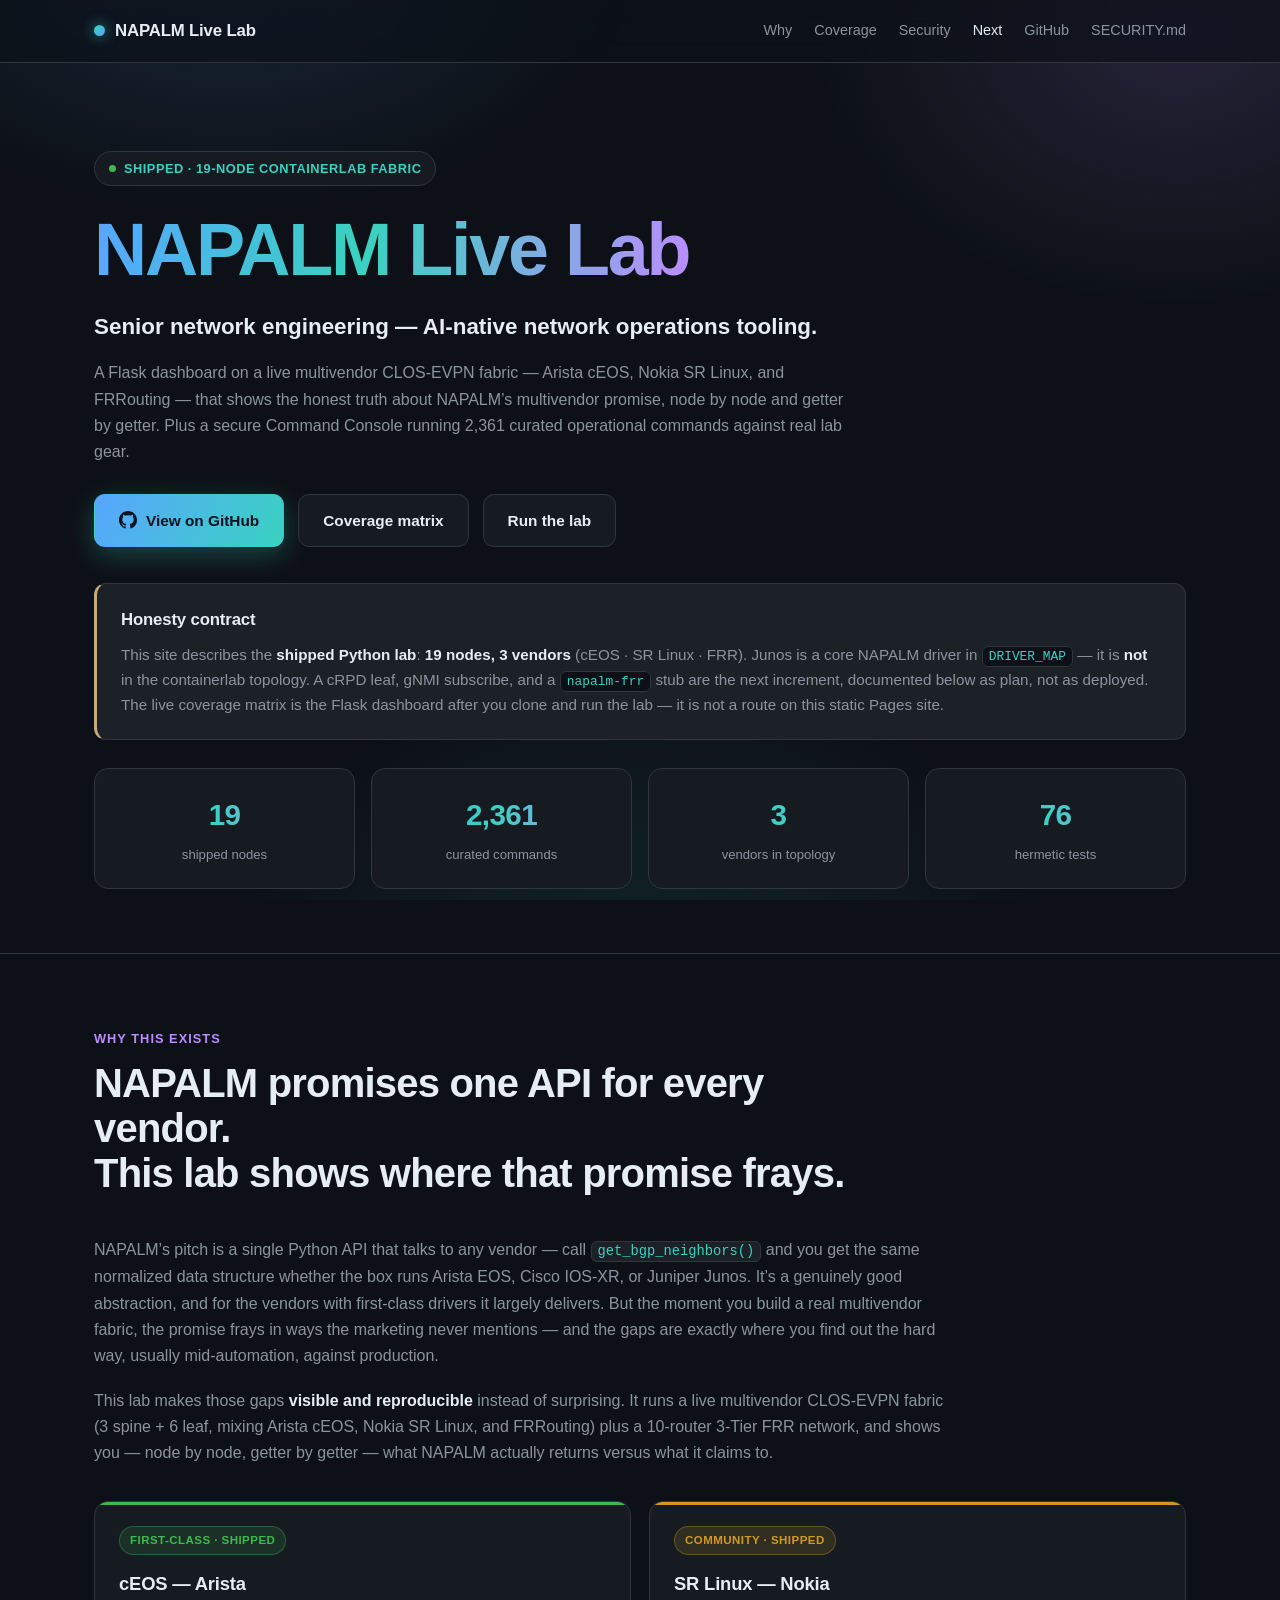
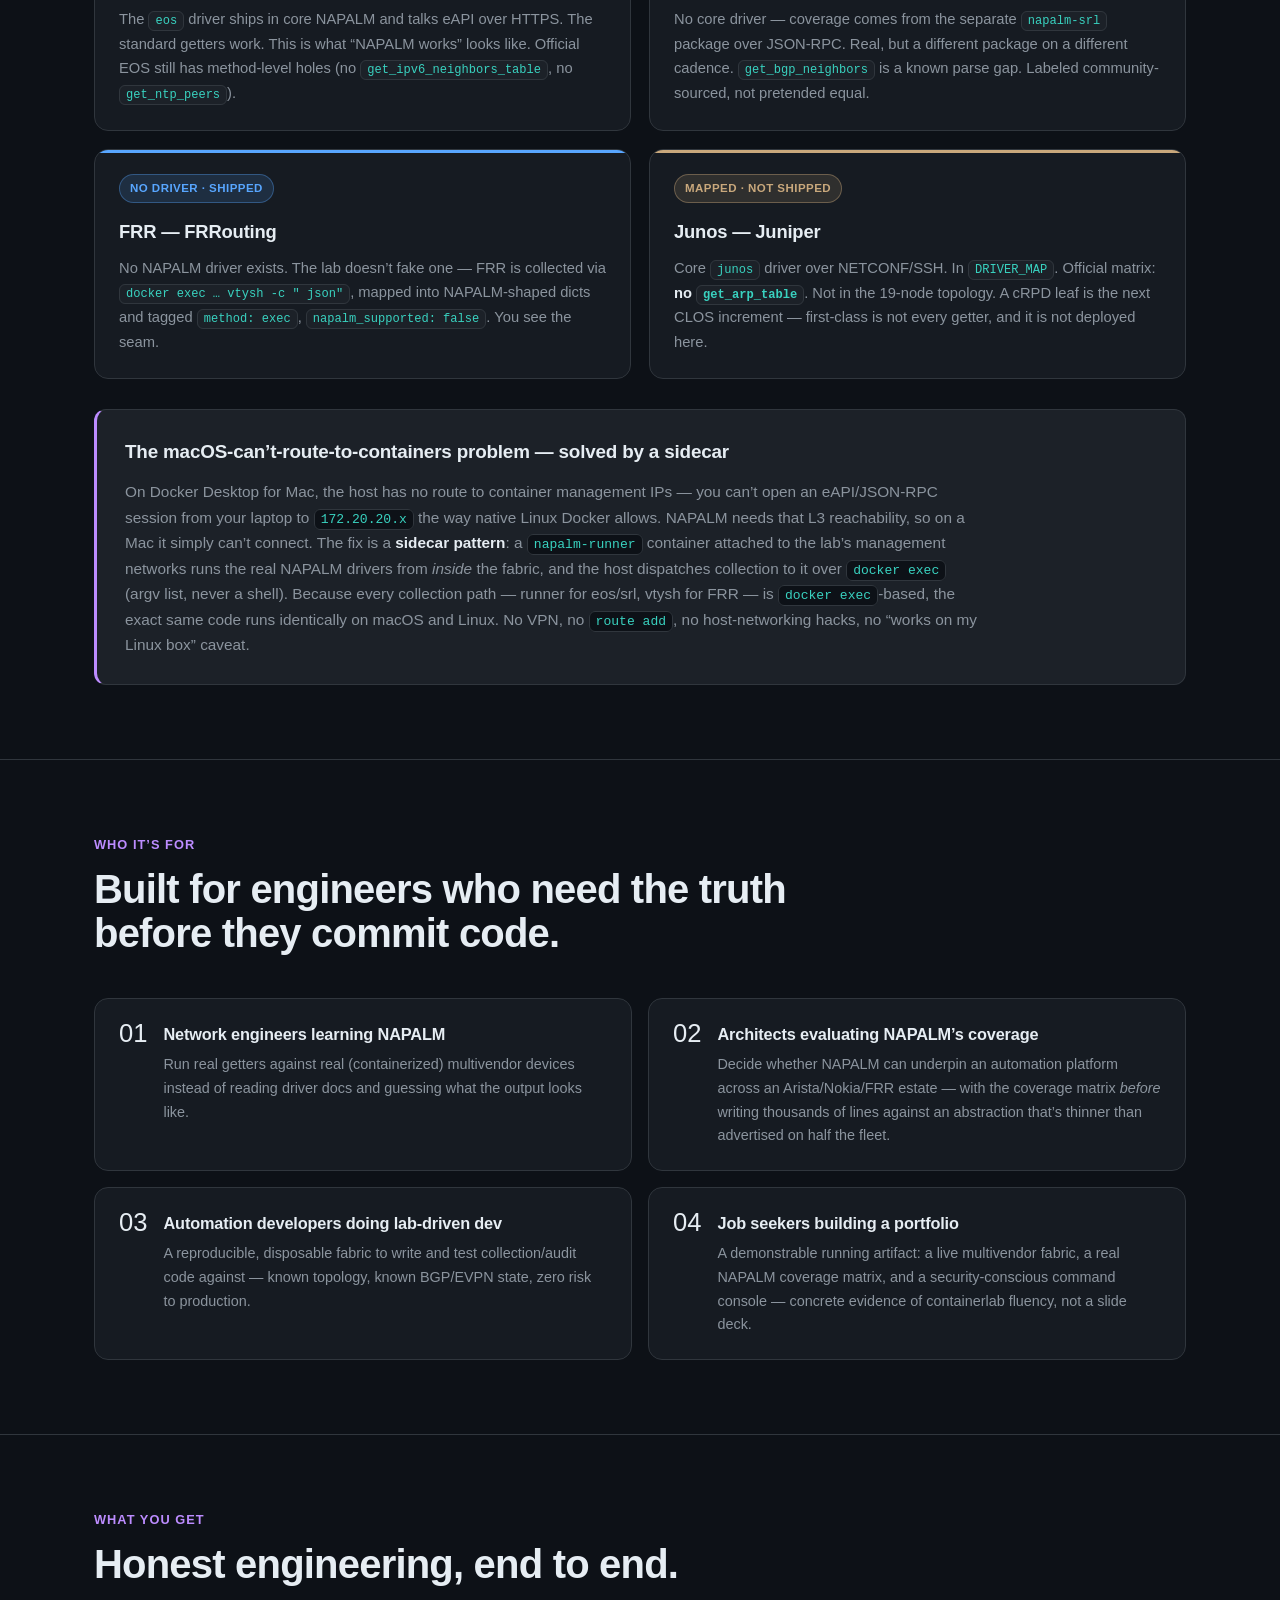
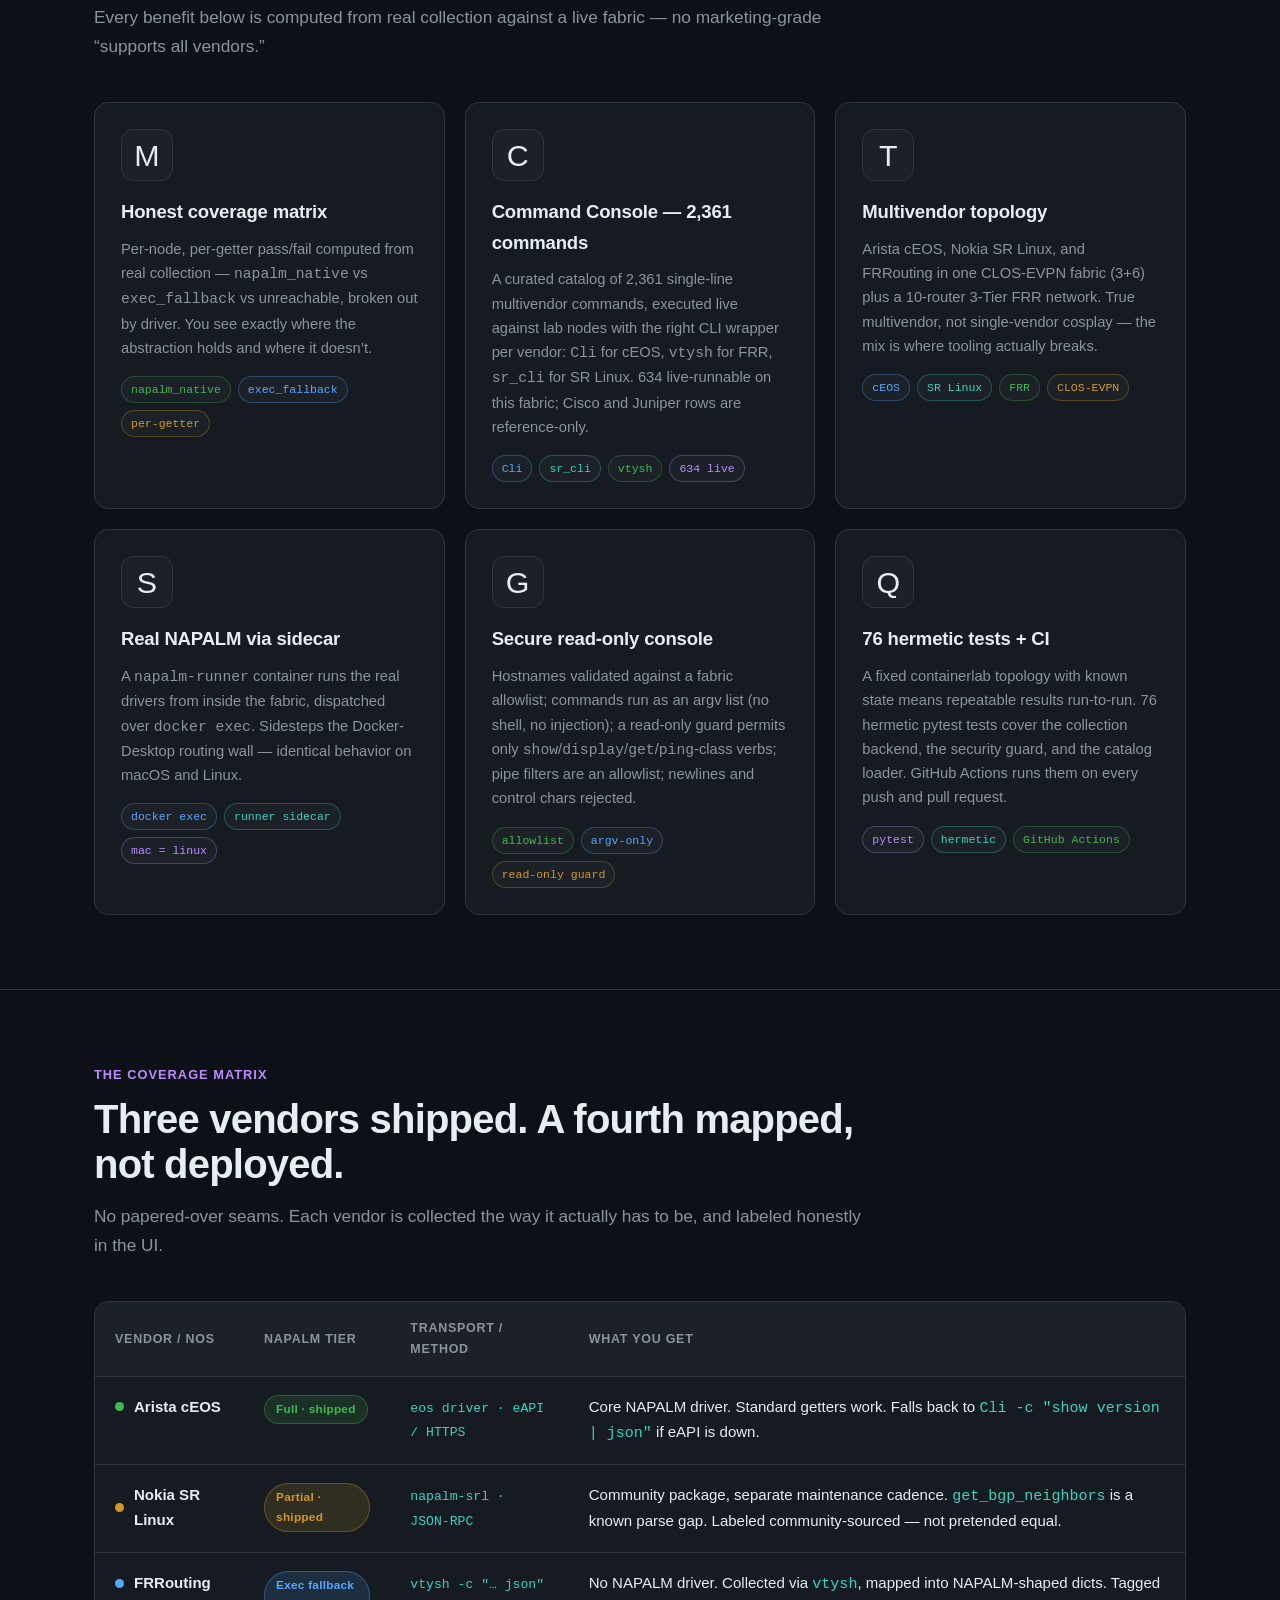
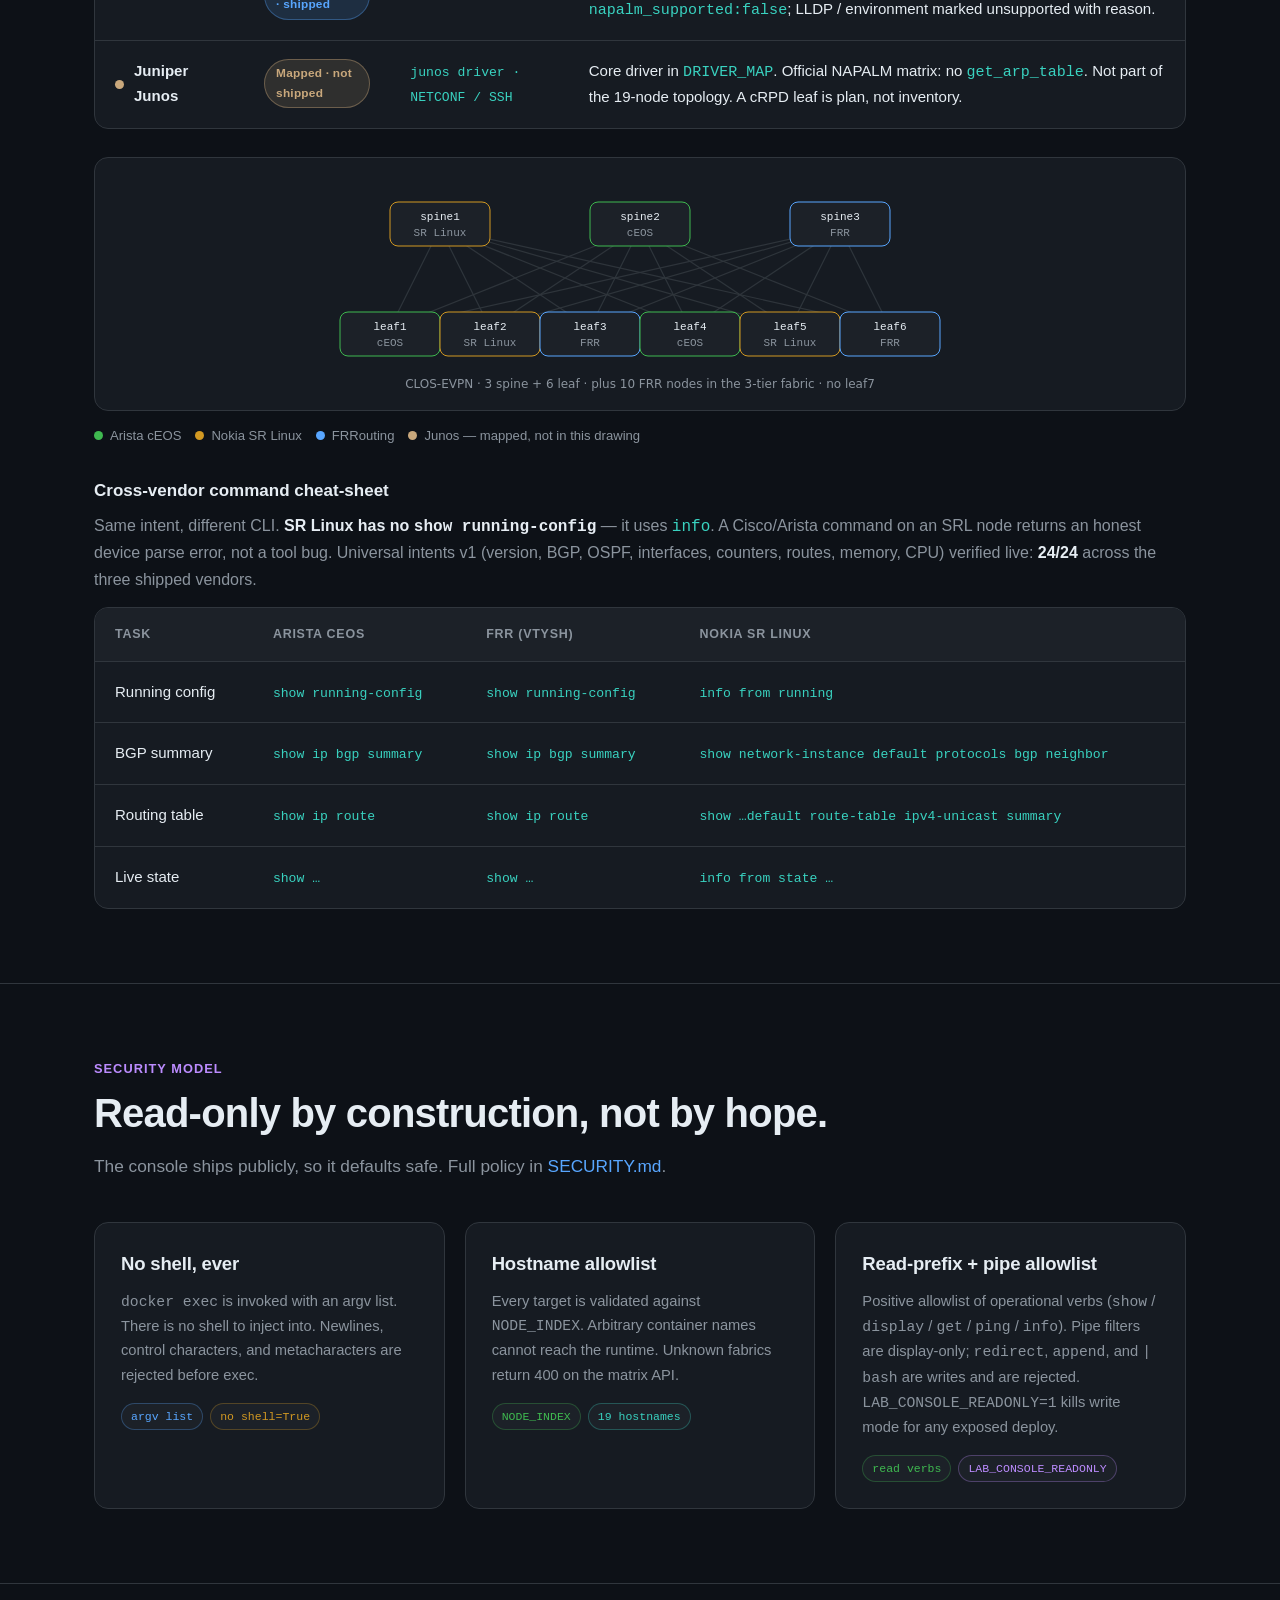
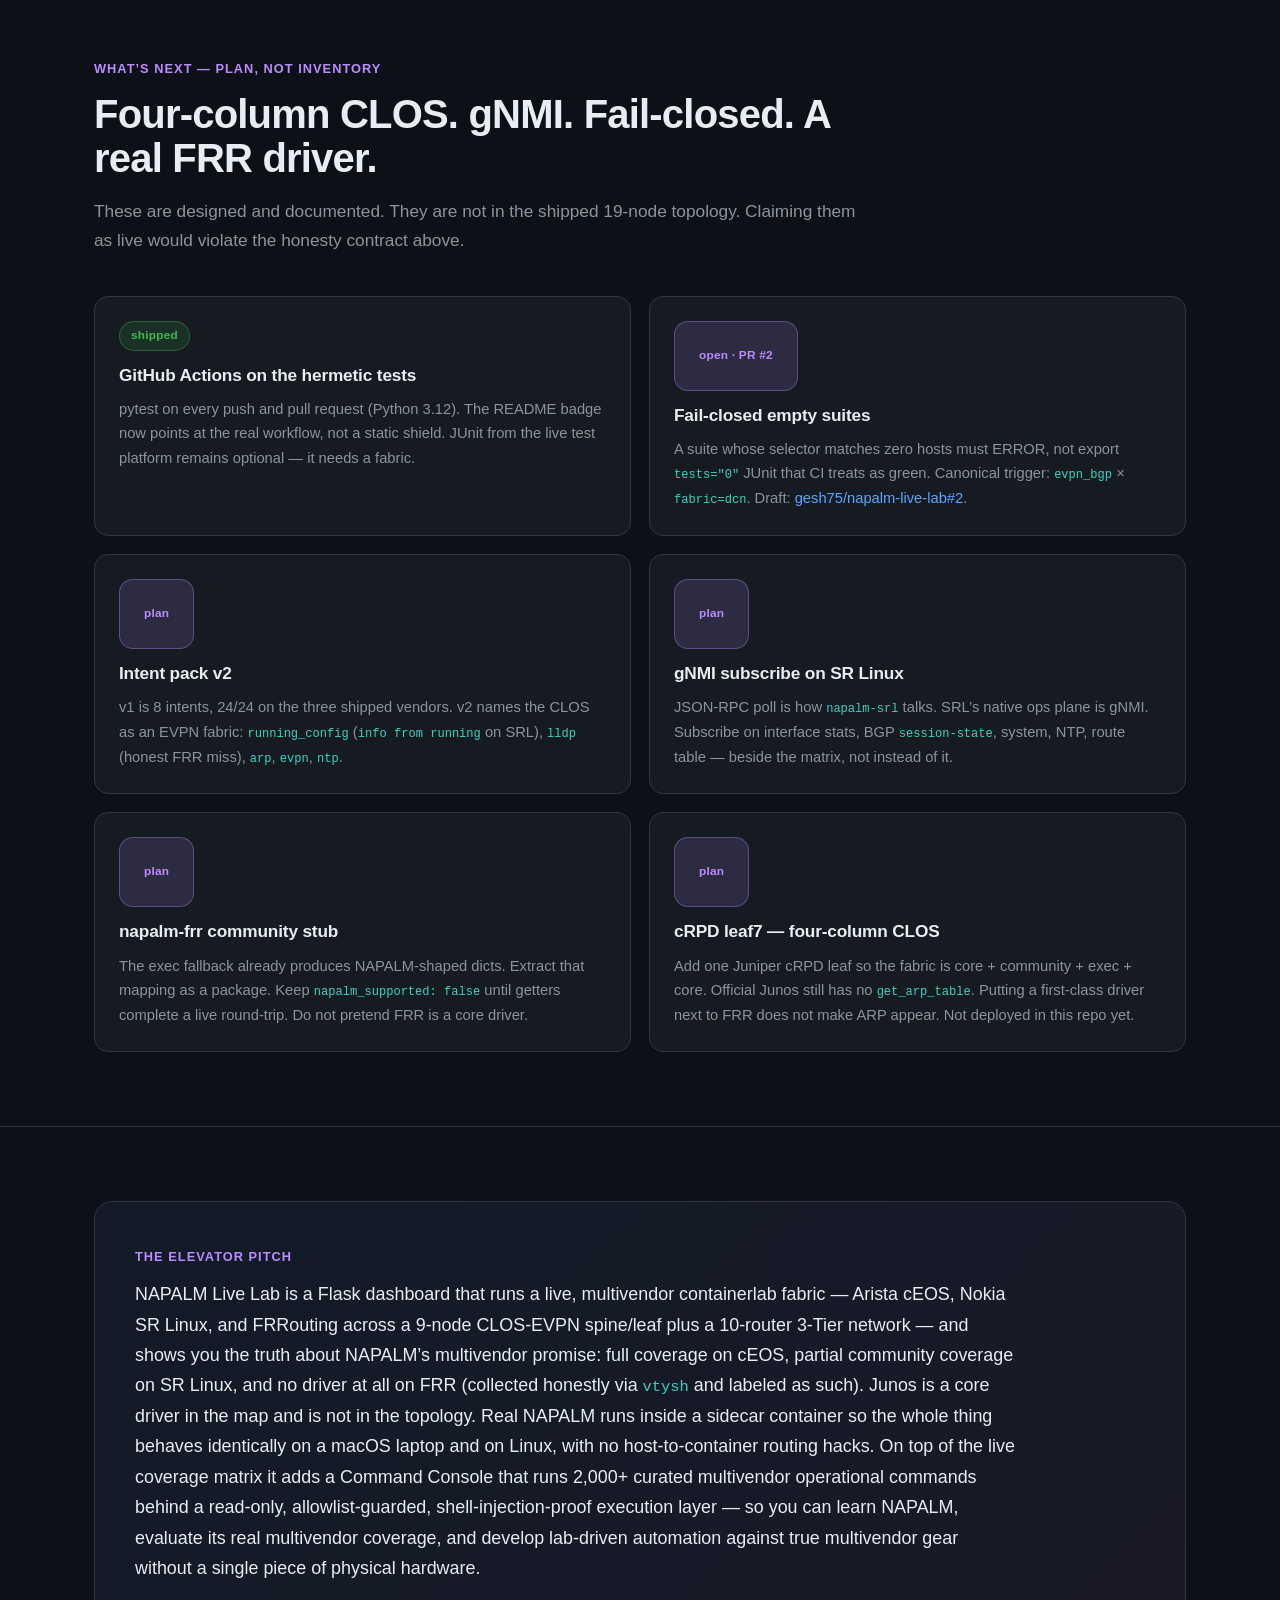
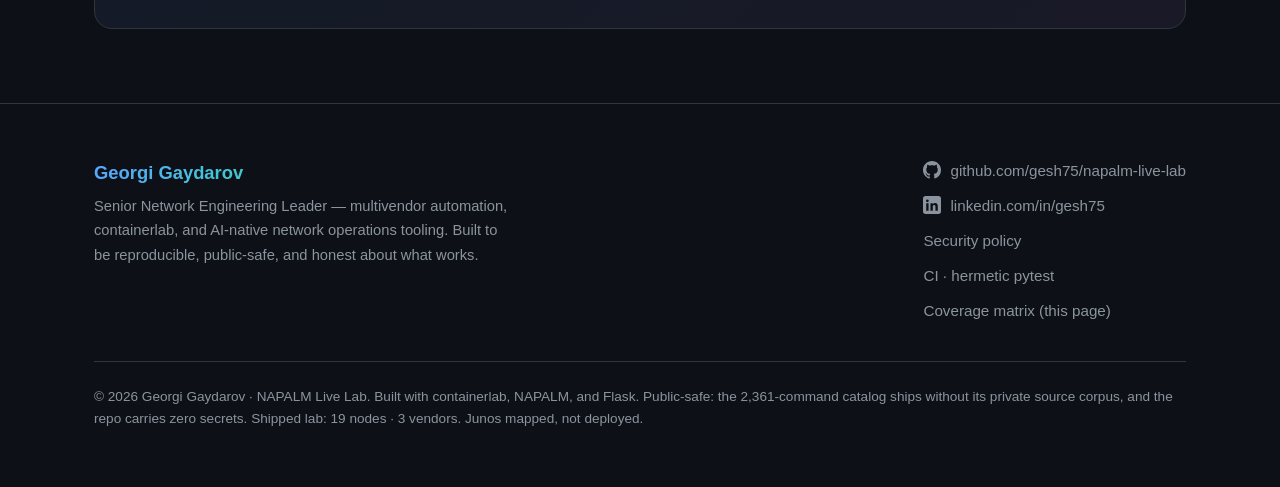
<file: docs/index.html>
<!DOCTYPE html>
<html lang="en">
<head>
<meta charset="UTF-8">
<meta name="viewport" content="width=device-width, initial-scale=1.0">
<title>NAPALM Live Lab — Multivendor Network Automation Truth Engine</title>
<meta name="description" content="Honest 19-node containerlab fabric (Arista cEOS, Nokia SR Linux, FRRouting) that shows where NAPALM's multivendor promise holds — and where it frays. Junos is mapped, not shipped. 2,361 curated commands. Fail-closed tests.">
<meta name="author" content="Georgi Gaydarov">
<meta property="og:title" content="NAPALM Live Lab">
<meta property="og:description" content="Senior network engineering — AI-native network operations tooling. A live multivendor coverage matrix and secure command console for NAPALM. 19 nodes, 3 vendors shipped. Junos mapped, not deployed.">
<meta property="og:type" content="website">
<meta property="og:url" content="https://gesh75.github.io/napalm-live-lab/">
<link rel="canonical" href="https://gesh75.github.io/napalm-live-lab/">
<style>
  :root{
    --bg:#0d1117;
    --card:#161b22;
    --card-2:#1c2128;
    --border:#30363d;
    --text:#e6edf3;
    --muted:#8b949e;
    --blue:#58a6ff;
    --cyan:#39d2c0;
    --green:#3fb950;
    --orange:#d29922;
    --purple:#bc8cff;
    --junos:#c9a87c;
    --red:#f85149;
    --radius:14px;
    --maxw:1140px;
    --font:-apple-system,BlinkMacSystemFont,"Segoe UI",Roboto,Helvetica,Arial,"Apple Color Emoji","Segoe UI Emoji",sans-serif;
    --mono:ui-monospace,SFMono-Regular,"SF Mono",Menlo,Consolas,"Liberation Mono",monospace;
  }
  *{box-sizing:border-box;margin:0;padding:0;}
  html{scroll-behavior:smooth;}
  body{
    background:var(--bg);
    color:var(--text);
    font-family:var(--font);
    line-height:1.65;
    font-size:16px;
    -webkit-font-smoothing:antialiased;
    overflow-x:hidden;
  }
  a{color:var(--blue);text-decoration:none;transition:color .15s ease;}
  a:hover{color:var(--cyan);}
  .wrap{max-width:var(--maxw);margin:0 auto;padding:0 24px;}
  .gradient-text{
    background:linear-gradient(100deg,var(--blue) 0%,var(--cyan) 45%,var(--purple) 100%);
    -webkit-background-clip:text;
    background-clip:text;
    -webkit-text-fill-color:transparent;
    color:transparent;
  }
  .skip-link{
    position:absolute;left:12px;top:-48px;z-index:100;
    background:var(--cyan);color:#06121f;padding:8px 14px;border-radius:8px;font-weight:700;
  }
  .skip-link:focus{top:12px;}

  .bg-glow{
    position:fixed;inset:0;z-index:-1;pointer-events:none;
    background:
      radial-gradient(700px 480px at 18% -8%, rgba(88,166,255,.16), transparent 60%),
      radial-gradient(620px 460px at 92% 4%, rgba(188,140,255,.14), transparent 60%),
      radial-gradient(700px 520px at 50% 108%, rgba(57,210,192,.10), transparent 60%);
  }

  nav{
    position:sticky;top:0;z-index:50;
    backdrop-filter:saturate(160%) blur(12px);
    background:rgba(13,17,23,.72);
    border-bottom:1px solid var(--border);
  }
  nav .wrap{display:flex;align-items:center;justify-content:space-between;height:62px;gap:16px;}
  .brand{display:flex;align-items:center;gap:10px;font-weight:700;font-size:1.05rem;letter-spacing:-.01em;color:var(--text);}
  .brand:hover{color:var(--text);}
  .brand .dot{
    width:11px;height:11px;border-radius:50%;
    background:linear-gradient(135deg,var(--cyan),var(--blue));
    box-shadow:0 0 14px rgba(57,210,192,.7);
  }
  .nav-links{display:flex;gap:22px;align-items:center;flex-wrap:wrap;}
  .nav-links a{color:var(--muted);font-size:.9rem;font-weight:500;}
  .nav-links a:hover{color:var(--text);}
  @media(max-width:820px){.nav-links{display:none;}}

  header.hero{padding:88px 0 64px;position:relative;}
  .eyebrow{
    display:inline-flex;align-items:center;gap:8px;
    font-size:.8rem;font-weight:600;letter-spacing:.04em;text-transform:uppercase;
    color:var(--cyan);
    border:1px solid var(--border);
    background:var(--card);
    padding:6px 14px;border-radius:999px;margin-bottom:26px;
  }
  .eyebrow .pulse{
    width:7px;height:7px;border-radius:50%;background:var(--green);
    box-shadow:0 0 0 0 rgba(63,185,80,.7);
    animation:pulse 2s infinite;
  }
  @keyframes pulse{
    0%{box-shadow:0 0 0 0 rgba(63,185,80,.6);}
    70%{box-shadow:0 0 0 9px rgba(63,185,80,0);}
    100%{box-shadow:0 0 0 0 rgba(63,185,80,0);}
  }
  h1.title{
    font-size:clamp(2.4rem,6.4vw,4.6rem);
    line-height:1.02;
    letter-spacing:-.03em;
    font-weight:800;
    margin-bottom:22px;
  }
  .tagline{
    font-size:clamp(1.05rem,2.4vw,1.4rem);
    color:var(--muted);
    max-width:760px;
    margin-bottom:14px;
    font-weight:400;
  }
  .tagline strong{color:var(--text);font-weight:600;}
  .subline{
    font-size:1rem;color:var(--muted);max-width:760px;margin-bottom:28px;
  }
  .cta{display:flex;gap:14px;flex-wrap:wrap;}
  .btn{
    display:inline-flex;align-items:center;gap:9px;
    padding:13px 24px;border-radius:11px;font-weight:600;font-size:.96rem;
    border:1px solid var(--border);transition:transform .15s ease,border-color .15s ease,box-shadow .15s ease;
  }
  .btn:hover{transform:translateY(-2px);}
  .btn-primary{
    background:linear-gradient(120deg,var(--blue),var(--cyan));
    color:#06121f;border-color:transparent;
    box-shadow:0 8px 26px rgba(57,210,192,.28);
  }
  .btn-primary:hover{color:#06121f;box-shadow:0 12px 34px rgba(57,210,192,.42);}
  .btn-ghost{background:var(--card);color:var(--text);}
  .btn-ghost:hover{border-color:var(--blue);color:var(--text);}

  .honesty{
    margin-top:36px;
    background:var(--card-2);
    border:1px solid var(--border);
    border-left:3px solid var(--junos);
    border-radius:12px;
    padding:22px 24px;
  }
  .honesty h3{font-size:1.05rem;margin-bottom:8px;letter-spacing:-.01em;}
  .honesty p{color:var(--muted);font-size:.95rem;margin:0;}
  .honesty code{
    font-family:var(--mono);font-size:.85em;background:var(--bg);
    border:1px solid var(--border);padding:2px 6px;border-radius:6px;color:var(--cyan);
  }
  .honesty strong{color:var(--text);}

  .stats{
    display:grid;grid-template-columns:repeat(4,1fr);gap:16px;margin-top:28px;
  }
  .stat{
    background:var(--card);border:1px solid var(--border);border-radius:var(--radius);
    padding:22px 20px;text-align:center;
  }
  .stat .num{font-size:1.85rem;font-weight:800;letter-spacing:-.02em;}
  .stat .lbl{font-size:.82rem;color:var(--muted);margin-top:4px;}
  @media(max-width:720px){.stats{grid-template-columns:repeat(2,1fr);}}

  section{padding:74px 0;border-top:1px solid var(--border);}
  .section-head{margin-bottom:42px;max-width:780px;}
  .kicker{
    font-size:.8rem;font-weight:700;letter-spacing:.08em;text-transform:uppercase;
    color:var(--purple);margin-bottom:12px;
  }
  h2{font-size:clamp(1.7rem,3.6vw,2.5rem);font-weight:800;letter-spacing:-.02em;line-height:1.12;margin-bottom:16px;}
  .lead{color:var(--muted);font-size:1.08rem;}

  .prose p{color:var(--muted);margin-bottom:18px;max-width:860px;}
  .prose p strong{color:var(--text);}
  .prose code{
    font-family:var(--mono);font-size:.86em;
    background:var(--card-2);border:1px solid var(--border);
    padding:2px 6px;border-radius:6px;color:var(--cyan);
  }
  .reality-grid{display:grid;grid-template-columns:repeat(2,1fr);gap:18px;margin:34px 0 8px;}
  .reality{
    background:var(--card);border:1px solid var(--border);border-radius:var(--radius);
    padding:24px;position:relative;overflow:hidden;
  }
  .reality::before{content:"";position:absolute;top:0;left:0;right:0;height:3px;}
  .reality.full::before{background:var(--green);}
  .reality.partial::before{background:var(--orange);}
  .reality.exec::before{background:var(--blue);}
  .reality.mapped::before{background:var(--junos);}
  .reality .badge{
    display:inline-block;font-size:.72rem;font-weight:700;letter-spacing:.04em;text-transform:uppercase;
    padding:4px 10px;border-radius:999px;margin-bottom:14px;
  }
  .reality.full .badge{background:rgba(63,185,80,.14);color:var(--green);border:1px solid rgba(63,185,80,.35);}
  .reality.partial .badge{background:rgba(210,153,34,.14);color:var(--orange);border:1px solid rgba(210,153,34,.35);}
  .reality.exec .badge{background:rgba(88,166,255,.14);color:var(--blue);border:1px solid rgba(88,166,255,.35);}
  .reality.mapped .badge{background:rgba(201,168,124,.14);color:var(--junos);border:1px solid rgba(201,168,124,.4);}
  .reality h3{font-size:1.15rem;margin-bottom:8px;letter-spacing:-.01em;}
  .reality p{font-size:.92rem;color:var(--muted);margin:0;}
  .reality code{font-family:var(--mono);font-size:.82em;color:var(--cyan);}
  @media(max-width:840px){.reality-grid{grid-template-columns:1fr;}}

  .callout{
    margin-top:30px;background:var(--card-2);border:1px solid var(--border);
    border-left:3px solid var(--purple);border-radius:12px;padding:26px 28px;
  }
  .callout h3{font-size:1.18rem;margin-bottom:12px;display:flex;align-items:center;gap:10px;letter-spacing:-.01em;}
  .callout p{color:var(--muted);font-size:.96rem;margin-bottom:0;}
  .callout code{
    font-family:var(--mono);font-size:.85em;background:var(--bg);
    border:1px solid var(--border);padding:2px 6px;border-radius:6px;color:var(--cyan);
  }

  .audience{display:grid;grid-template-columns:repeat(2,1fr);gap:16px;}
  .aud{
    background:var(--card);border:1px solid var(--border);border-radius:var(--radius);
    padding:22px 24px;display:flex;gap:16px;align-items:flex-start;
  }
  .aud .ico{font-size:1.6rem;line-height:1;flex-shrink:0;}
  .aud h4{font-size:1.02rem;margin-bottom:5px;letter-spacing:-.01em;}
  .aud p{font-size:.9rem;color:var(--muted);margin:0;}
  @media(max-width:760px){.audience{grid-template-columns:1fr;}}

  .cards{display:grid;grid-template-columns:repeat(3,1fr);gap:20px;}
  .card{
    background:var(--card);border:1px solid var(--border);border-radius:var(--radius);
    padding:26px;transition:transform .18s ease,border-color .18s ease,box-shadow .18s ease;
    position:relative;
  }
  .card:hover{transform:translateY(-4px);border-color:var(--blue);box-shadow:0 16px 40px rgba(0,0,0,.35);}
  .card .icon{
    font-size:1.9rem;width:52px;height:52px;border-radius:12px;
    display:flex;align-items:center;justify-content:center;
    background:var(--card-2);border:1px solid var(--border);margin-bottom:16px;
  }
  .card h3{font-size:1.16rem;margin-bottom:9px;letter-spacing:-.01em;}
  .card p{font-size:.92rem;color:var(--muted);margin-bottom:16px;}
  .tags{display:flex;flex-wrap:wrap;gap:7px;}
  .tag{
    font-family:var(--mono);font-size:.72rem;font-weight:500;
    background:var(--card-2);border:1px solid var(--border);
    color:var(--muted);padding:3px 9px;border-radius:999px;
  }
  .tag.b{color:var(--blue);border-color:rgba(88,166,255,.3);}
  .tag.c{color:var(--cyan);border-color:rgba(57,210,192,.3);}
  .tag.g{color:var(--green);border-color:rgba(63,185,80,.3);}
  .tag.o{color:var(--orange);border-color:rgba(210,153,34,.3);}
  .tag.p{color:var(--purple);border-color:rgba(188,140,255,.3);}
  .tag.j{color:var(--junos);border-color:rgba(201,168,124,.4);}
  @media(max-width:920px){.cards{grid-template-columns:repeat(2,1fr);}}
  @media(max-width:620px){.cards{grid-template-columns:1fr;}}

  .table-wrap{
    border:1px solid var(--border);border-radius:var(--radius);overflow:hidden;
    background:var(--card);
  }
  table{width:100%;border-collapse:collapse;font-size:.94rem;}
  thead th{
    text-align:left;padding:16px 20px;font-size:.78rem;font-weight:700;
    letter-spacing:.06em;text-transform:uppercase;color:var(--muted);
    background:var(--card-2);border-bottom:1px solid var(--border);
  }
  tbody td{padding:18px 20px;border-bottom:1px solid var(--border);vertical-align:top;}
  tbody tr:last-child td{border-bottom:none;}
  tbody tr:hover{background:rgba(88,166,255,.04);}
  .vendor{font-weight:700;display:flex;align-items:center;gap:10px;}
  .vendor .swatch{width:9px;height:9px;border-radius:50%;flex-shrink:0;}
  .pill{
    display:inline-block;font-size:.74rem;font-weight:700;padding:4px 11px;border-radius:999px;
    letter-spacing:.02em;
  }
  .pill.full{background:rgba(63,185,80,.14);color:var(--green);border:1px solid rgba(63,185,80,.35);}
  .pill.partial{background:rgba(210,153,34,.14);color:var(--orange);border:1px solid rgba(210,153,34,.35);}
  .pill.exec{background:rgba(88,166,255,.14);color:var(--blue);border:1px solid rgba(88,166,255,.35);}
  .pill.mapped{background:rgba(201,168,124,.14);color:var(--junos);border:1px solid rgba(201,168,124,.4);}
  .pill.plan{background:rgba(188,140,255,.14);color:var(--purple);border:1px solid rgba(188,140,255,.35);}
  .pill.ship{background:rgba(63,185,80,.14);color:var(--green);border:1px solid rgba(63,185,80,.35);}
  td .meth{font-family:var(--mono);font-size:.82rem;color:var(--cyan);}
  td .note{color:var(--muted);font-size:.86rem;}
  @media(max-width:680px){
    table{font-size:.84rem;}
    thead th,tbody td{padding:12px 12px;}
    .hide-sm{display:none;}
  }

  .topo{
    margin-top:28px;background:var(--card);border:1px solid var(--border);
    border-radius:var(--radius);padding:22px 18px 10px;overflow-x:auto;
  }
  .topo svg{display:block;margin:0 auto;min-width:520px;}
  .legend{display:flex;flex-wrap:wrap;gap:14px;margin-top:14px;font-size:.82rem;color:var(--muted);}
  .legend span{display:inline-flex;align-items:center;gap:7px;}
  .legend i{width:9px;height:9px;border-radius:50%;display:inline-block;}

  .plan-grid{display:grid;grid-template-columns:repeat(2,1fr);gap:18px;}
  .plan{
    background:var(--card);border:1px solid var(--border);border-radius:var(--radius);
    padding:24px;
  }
  .plan h3{font-size:1.08rem;margin:10px 0 8px;letter-spacing:-.01em;}
  .plan p{font-size:.92rem;color:var(--muted);margin:0;}
  .plan code{font-family:var(--mono);font-size:.82em;color:var(--cyan);}
  @media(max-width:760px){.plan-grid{grid-template-columns:1fr;}}

  .pitch{
    background:linear-gradient(135deg,rgba(88,166,255,.07),rgba(188,140,255,.07));
    border:1px solid var(--border);border-radius:18px;padding:44px 40px;
  }
  .pitch p{font-size:1.12rem;color:var(--text);max-width:880px;line-height:1.7;}
  .pitch code{font-family:var(--mono);font-size:.86em;color:var(--cyan);}
  @media(max-width:640px){.pitch{padding:30px 22px;}.pitch p{font-size:1rem;}}

  footer{border-top:1px solid var(--border);padding:54px 0 64px;}
  .foot{display:flex;flex-wrap:wrap;justify-content:space-between;gap:28px;align-items:flex-start;}
  .foot .who{max-width:420px;}
  .foot .who .name{font-size:1.15rem;font-weight:700;margin-bottom:6px;}
  .foot .who p{color:var(--muted);font-size:.92rem;}
  .foot-links{display:flex;flex-direction:column;gap:10px;}
  .foot-links a{display:inline-flex;align-items:center;gap:9px;color:var(--muted);font-weight:500;font-size:.95rem;}
  .foot-links a:hover{color:var(--cyan);}
  .copyright{margin-top:38px;padding-top:24px;border-top:1px solid var(--border);color:var(--muted);font-size:.85rem;}
</style>
</head>
<body>
<a class="skip-link" href="#why">Skip to content</a>
<div class="bg-glow"></div>

<nav>
  <div class="wrap">
    <a class="brand" href="#"><span class="dot"></span>NAPALM&nbsp;Live&nbsp;Lab</a>
    <div class="nav-links">
      <a href="#why">Why</a>
      <a href="#coverage">Coverage</a>
      <a href="#security">Security</a>
      <a href="#plan">Next</a>
      <a href="https://github.com/gesh75/napalm-live-lab">GitHub</a>
      <a href="https://github.com/gesh75/napalm-live-lab/blob/main/SECURITY.md">SECURITY.md</a>
    </div>
  </div>
</nav>

<header class="hero">
  <div class="wrap">
    <span class="eyebrow"><span class="pulse"></span>Shipped · 19-node containerlab fabric</span>
    <h1 class="title"><span class="gradient-text">NAPALM Live Lab</span></h1>
    <p class="tagline"><strong>Senior network engineering — AI-native network operations tooling.</strong></p>
    <p class="subline">A Flask dashboard on a live multivendor CLOS-EVPN fabric — Arista cEOS, Nokia SR Linux, and FRRouting — that shows the honest truth about NAPALM’s multivendor promise, node by node and getter by getter. Plus a secure Command Console running 2,361 curated operational commands against real lab gear.</p>
    <div class="cta">
      <a class="btn btn-primary" href="https://github.com/gesh75/napalm-live-lab">
        <svg width="18" height="18" viewBox="0 0 16 16" fill="currentColor" aria-hidden="true"><path d="M8 0C3.58 0 0 3.58 0 8c0 3.54 2.29 6.53 5.47 7.59.4.07.55-.17.55-.38 0-.19-.01-.82-.01-1.49-2.01.37-2.53-.49-2.69-.94-.09-.23-.48-.94-.82-1.13-.28-.15-.68-.52-.01-.53.63-.01 1.08.58 1.23.82.72 1.21 1.87.87 2.33.66.07-.52.28-.87.51-1.07-1.78-.2-3.64-.89-3.64-3.95 0-.87.31-1.59.82-2.15-.08-.2-.36-1.02.08-2.12 0 0 .67-.21 2.2.82.64-.18 1.32-.27 2-.27.68 0 1.36.09 2 .27 1.53-1.04 2.2-.82 2.2-.82.44 1.1.16 1.92.08 2.12.51.56.82 1.27.82 2.15 0 3.07-1.87 3.75-3.65 3.95.29.25.54.73.54 1.48 0 1.07-.01 1.93-.01 2.2 0 .21.15.46.55.38A8.01 8.01 0 0016 8c0-4.42-3.58-8-8-8z"/></svg>
        View on GitHub
      </a>
      <a class="btn btn-ghost" href="#coverage">Coverage matrix</a>
      <a class="btn btn-ghost" href="https://github.com/gesh75/napalm-live-lab#quickstart">Run the lab</a>
    </div>

    <div class="honesty">
      <h3>Honesty contract</h3>
      <p>This site describes the <strong>shipped Python lab</strong>: <strong>19 nodes, 3 vendors</strong> (cEOS · SR Linux · FRR). Junos is a core NAPALM driver in <code>DRIVER_MAP</code> — it is <strong>not</strong> in the containerlab topology. A cRPD leaf, gNMI subscribe, and a <code>napalm-frr</code> stub are the next increment, documented below as plan, not as deployed. The live coverage matrix is the Flask dashboard after you clone and run the lab — it is not a route on this static Pages site.</p>
    </div>

    <div class="stats">
      <div class="stat"><div class="num gradient-text">19</div><div class="lbl">shipped nodes</div></div>
      <div class="stat"><div class="num gradient-text">2,361</div><div class="lbl">curated commands</div></div>
      <div class="stat"><div class="num gradient-text">3</div><div class="lbl">vendors in topology</div></div>
      <div class="stat"><div class="num gradient-text">76</div><div class="lbl">hermetic tests</div></div>
    </div>
  </div>
</header>

<section id="why">
  <div class="wrap">
    <div class="section-head">
      <div class="kicker">Why this exists</div>
      <h2>NAPALM promises one API for every vendor.<br>This lab shows where that promise frays.</h2>
    </div>
    <div class="prose">
      <p>NAPALM’s pitch is a single Python API that talks to any vendor — call <code>get_bgp_neighbors()</code> and you get the same normalized data structure whether the box runs Arista EOS, Cisco IOS-XR, or Juniper Junos. It’s a genuinely good abstraction, and for the vendors with first-class drivers it largely delivers. But the moment you build a real multivendor fabric, the promise frays in ways the marketing never mentions — and the gaps are exactly where you find out the hard way, usually mid-automation, against production.</p>
      <p>This lab makes those gaps <strong>visible and reproducible</strong> instead of surprising. It runs a live multivendor CLOS-EVPN fabric (3 spine + 6 leaf, mixing Arista cEOS, Nokia SR Linux, and FRRouting) plus a 10-router 3-Tier FRR network, and shows you — node by node, getter by getter — what NAPALM actually returns versus what it claims to.</p>

      <div class="reality-grid">
        <div class="reality full">
          <span class="badge">First-class · shipped</span>
          <h3>cEOS — Arista</h3>
          <p>The <code>eos</code> driver ships in core NAPALM and talks eAPI over HTTPS. The standard getters work. This is what “NAPALM works” looks like. Official EOS still has method-level holes (no <code>get_ipv6_neighbors_table</code>, no <code>get_ntp_peers</code>).</p>
        </div>
        <div class="reality partial">
          <span class="badge">Community · shipped</span>
          <h3>SR Linux — Nokia</h3>
          <p>No core driver — coverage comes from the separate <code>napalm-srl</code> package over JSON-RPC. Real, but a different package on a different cadence. <code>get_bgp_neighbors</code> is a known parse gap. Labeled community-sourced, not pretended equal.</p>
        </div>
        <div class="reality exec">
          <span class="badge">No driver · shipped</span>
          <h3>FRR — FRRouting</h3>
          <p>No NAPALM driver exists. The lab doesn’t fake one — FRR is collected via <code>docker exec … vtysh -c "<cmd> json"</code>, mapped into NAPALM-shaped dicts and tagged <code>method: exec</code>, <code>napalm_supported: false</code>. You see the seam.</p>
        </div>
        <div class="reality mapped">
          <span class="badge">Mapped · not shipped</span>
          <h3>Junos — Juniper</h3>
          <p>Core <code>junos</code> driver over NETCONF/SSH. In <code>DRIVER_MAP</code>. Official matrix: <strong>no <code>get_arp_table</code></strong>. Not in the 19-node topology. A cRPD leaf is the next CLOS increment — first-class is not every getter, and it is not deployed here.</p>
        </div>
      </div>

      <div class="callout">
        <h3>The macOS-can’t-route-to-containers problem — solved by a sidecar</h3>
        <p>On Docker Desktop for Mac, the host has no route to container management IPs — you can’t open an eAPI/JSON-RPC session from your laptop to <code>172.20.20.x</code> the way native Linux Docker allows. NAPALM needs that L3 reachability, so on a Mac it simply can’t connect. The fix is a <strong>sidecar pattern</strong>: a <code>napalm-runner</code> container attached to the lab’s management networks runs the real NAPALM drivers from <em>inside</em> the fabric, and the host dispatches collection to it over <code>docker exec</code> (argv list, never a shell). Because every collection path — runner for eos/srl, vtysh for FRR — is <code>docker exec</code>-based, the exact same code runs identically on macOS and Linux. No VPN, no <code>route add</code>, no host-networking hacks, no “works on my Linux box” caveat.</p>
      </div>
    </div>
  </div>
</section>

<section id="audience">
  <div class="wrap">
    <div class="section-head">
      <div class="kicker">Who it’s for</div>
      <h2>Built for engineers who need the truth before they commit code.</h2>
    </div>
    <div class="audience">
      <div class="aud">
        <span class="ico">01</span>
        <div>
          <h4>Network engineers learning NAPALM</h4>
          <p>Run real getters against real (containerized) multivendor devices instead of reading driver docs and guessing what the output looks like.</p>
        </div>
      </div>
      <div class="aud">
        <span class="ico">02</span>
        <div>
          <h4>Architects evaluating NAPALM’s coverage</h4>
          <p>Decide whether NAPALM can underpin an automation platform across an Arista/Nokia/FRR estate — with the coverage matrix <em>before</em> writing thousands of lines against an abstraction that’s thinner than advertised on half the fleet.</p>
        </div>
      </div>
      <div class="aud">
        <span class="ico">03</span>
        <div>
          <h4>Automation developers doing lab-driven dev</h4>
          <p>A reproducible, disposable fabric to write and test collection/audit code against — known topology, known BGP/EVPN state, zero risk to production.</p>
        </div>
      </div>
      <div class="aud">
        <span class="ico">04</span>
        <div>
          <h4>Job seekers building a portfolio</h4>
          <p>A demonstrable running artifact: a live multivendor fabric, a real NAPALM coverage matrix, and a security-conscious command console — concrete evidence of containerlab fluency, not a slide deck.</p>
        </div>
      </div>
    </div>
  </div>
</section>

<section id="features">
  <div class="wrap">
    <div class="section-head">
      <div class="kicker">What you get</div>
      <h2>Honest engineering, end to end.</h2>
      <p class="lead">Every benefit below is computed from real collection against a live fabric — no marketing-grade “supports all vendors.”</p>
    </div>
    <div class="cards">
      <div class="card">
        <div class="icon">M</div>
        <h3>Honest coverage matrix</h3>
        <p>Per-node, per-getter pass/fail computed from real collection — <code>napalm_native</code> vs <code>exec_fallback</code> vs unreachable, broken out by driver. You see exactly where the abstraction holds and where it doesn’t.</p>
        <div class="tags"><span class="tag g">napalm_native</span><span class="tag b">exec_fallback</span><span class="tag o">per-getter</span></div>
      </div>
      <div class="card">
        <div class="icon">C</div>
        <h3>Command Console — 2,361 commands</h3>
        <p>A curated catalog of 2,361 single-line multivendor commands, executed live against lab nodes with the right CLI wrapper per vendor: <code>Cli</code> for cEOS, <code>vtysh</code> for FRR, <code>sr_cli</code> for SR Linux. 634 live-runnable on this fabric; Cisco and Juniper rows are reference-only.</p>
        <div class="tags"><span class="tag b">Cli</span><span class="tag c">sr_cli</span><span class="tag g">vtysh</span><span class="tag p">634 live</span></div>
      </div>
      <div class="card">
        <div class="icon">T</div>
        <h3>Multivendor topology</h3>
        <p>Arista cEOS, Nokia SR Linux, and FRRouting in one CLOS-EVPN fabric (3+6) plus a 10-router 3-Tier FRR network. True multivendor, not single-vendor cosplay — the mix is where tooling actually breaks.</p>
        <div class="tags"><span class="tag b">cEOS</span><span class="tag c">SR Linux</span><span class="tag g">FRR</span><span class="tag o">CLOS-EVPN</span></div>
      </div>
      <div class="card">
        <div class="icon">S</div>
        <h3>Real NAPALM via sidecar</h3>
        <p>A <code>napalm-runner</code> container runs the real drivers from inside the fabric, dispatched over <code>docker exec</code>. Sidesteps the Docker-Desktop routing wall — identical behavior on macOS and Linux.</p>
        <div class="tags"><span class="tag b">docker exec</span><span class="tag c">runner sidecar</span><span class="tag p">mac = linux</span></div>
      </div>
      <div class="card">
        <div class="icon">G</div>
        <h3>Secure read-only console</h3>
        <p>Hostnames validated against a fabric allowlist; commands run as an argv list (no shell, no injection); a read-only guard permits only <code>show</code>/<code>display</code>/<code>get</code>/<code>ping</code>-class verbs; pipe filters are an allowlist; newlines and control chars rejected.</p>
        <div class="tags"><span class="tag g">allowlist</span><span class="tag b">argv-only</span><span class="tag o">read-only guard</span></div>
      </div>
      <div class="card">
        <div class="icon">Q</div>
        <h3>76 hermetic tests + CI</h3>
        <p>A fixed containerlab topology with known state means repeatable results run-to-run. 76 hermetic pytest tests cover the collection backend, the security guard, and the catalog loader. GitHub Actions runs them on every push and pull request.</p>
        <div class="tags"><span class="tag p">pytest</span><span class="tag c">hermetic</span><span class="tag g">GitHub Actions</span></div>
      </div>
    </div>
  </div>
</section>

<section id="coverage">
  <div class="wrap">
    <div class="section-head">
      <div class="kicker">The coverage matrix</div>
      <h2>Three vendors shipped. A fourth mapped, not deployed.</h2>
      <p class="lead">No papered-over seams. Each vendor is collected the way it actually has to be, and labeled honestly in the UI.</p>
    </div>
    <div class="table-wrap">
      <table>
        <thead>
          <tr>
            <th>Vendor / NOS</th>
            <th>NAPALM tier</th>
            <th class="hide-sm">Transport / method</th>
            <th>What you get</th>
          </tr>
        </thead>
        <tbody>
          <tr>
            <td><span class="vendor"><span class="swatch" style="background:var(--green)"></span>Arista cEOS</span></td>
            <td><span class="pill full">Full · shipped</span></td>
            <td class="hide-sm"><span class="meth">eos driver · eAPI / HTTPS</span></td>
            <td class="note">Core NAPALM driver. Standard getters work. Falls back to <code style="font-family:var(--mono);color:var(--cyan)">Cli -c "show version | json"</code> if eAPI is down.</td>
          </tr>
          <tr>
            <td><span class="vendor"><span class="swatch" style="background:var(--orange)"></span>Nokia SR Linux</span></td>
            <td><span class="pill partial">Partial · shipped</span></td>
            <td class="hide-sm"><span class="meth">napalm-srl · JSON-RPC</span></td>
            <td class="note">Community package, separate maintenance cadence. <code style="font-family:var(--mono);color:var(--cyan)">get_bgp_neighbors</code> is a known parse gap. Labeled community-sourced — not pretended equal.</td>
          </tr>
          <tr>
            <td><span class="vendor"><span class="swatch" style="background:var(--blue)"></span>FRRouting</span></td>
            <td><span class="pill exec">Exec fallback · shipped</span></td>
            <td class="hide-sm"><span class="meth">vtysh -c "… json"</span></td>
            <td class="note">No NAPALM driver. Collected via <code style="font-family:var(--mono);color:var(--cyan)">vtysh</code>, mapped into NAPALM-shaped dicts. Tagged <code style="font-family:var(--mono);color:var(--cyan)">napalm_supported:false</code>; LLDP / environment marked unsupported with reason.</td>
          </tr>
          <tr>
            <td><span class="vendor"><span class="swatch" style="background:var(--junos)"></span>Juniper Junos</span></td>
            <td><span class="pill mapped">Mapped · not shipped</span></td>
            <td class="hide-sm"><span class="meth">junos driver · NETCONF / SSH</span></td>
            <td class="note">Core driver in <code style="font-family:var(--mono);color:var(--cyan)">DRIVER_MAP</code>. Official NAPALM matrix: no <code style="font-family:var(--mono);color:var(--cyan)">get_arp_table</code>. Not part of the 19-node topology. A cRPD leaf is plan, not inventory.</td>
          </tr>
        </tbody>
      </table>
    </div>

    <div class="topo" aria-label="CLOS-EVPN topology, 3 spine plus 6 leaf">
      <svg viewBox="0 0 640 220" width="100%" height="220" role="img">
        <title>Shipped CLOS: spine1 SR Linux, spine2 cEOS, spine3 FRR, leaf1–6 mixed vendors. No leaf7.</title>
        <g stroke="rgba(48,54,61,.95)" stroke-width="1.2">
          <line x1="120" y1="48" x2="70" y2="148"/><line x1="120" y1="48" x2="170" y2="148"/><line x1="120" y1="48" x2="270" y2="148"/><line x1="120" y1="48" x2="370" y2="148"/><line x1="120" y1="48" x2="470" y2="148"/><line x1="120" y1="48" x2="570" y2="148"/>
          <line x1="320" y1="48" x2="70" y2="148"/><line x1="320" y1="48" x2="170" y2="148"/><line x1="320" y1="48" x2="270" y2="148"/><line x1="320" y1="48" x2="370" y2="148"/><line x1="320" y1="48" x2="470" y2="148"/><line x1="320" y1="48" x2="570" y2="148"/>
          <line x1="520" y1="48" x2="70" y2="148"/><line x1="520" y1="48" x2="170" y2="148"/><line x1="520" y1="48" x2="270" y2="148"/><line x1="520" y1="48" x2="370" y2="148"/><line x1="520" y1="48" x2="470" y2="148"/><line x1="520" y1="48" x2="570" y2="148"/>
        </g>
        <g font-family="ui-monospace, SFMono-Regular, Menlo, monospace" font-size="11" text-anchor="middle">
          <rect x="70" y="22" width="100" height="44" rx="8" fill="#1c2128" stroke="#d29922"/>
          <text x="120" y="40" fill="#e6edf3">spine1</text><text x="120" y="56" fill="#8b949e">SR Linux</text>
          <rect x="270" y="22" width="100" height="44" rx="8" fill="#1c2128" stroke="#3fb950"/>
          <text x="320" y="40" fill="#e6edf3">spine2</text><text x="320" y="56" fill="#8b949e">cEOS</text>
          <rect x="470" y="22" width="100" height="44" rx="8" fill="#1c2128" stroke="#58a6ff"/>
          <text x="520" y="40" fill="#e6edf3">spine3</text><text x="520" y="56" fill="#8b949e">FRR</text>

          <rect x="20" y="132" width="100" height="44" rx="8" fill="#1c2128" stroke="#3fb950"/>
          <text x="70" y="150" fill="#e6edf3">leaf1</text><text x="70" y="166" fill="#8b949e">cEOS</text>
          <rect x="120" y="132" width="100" height="44" rx="8" fill="#1c2128" stroke="#d29922"/>
          <text x="170" y="150" fill="#e6edf3">leaf2</text><text x="170" y="166" fill="#8b949e">SR Linux</text>
          <rect x="220" y="132" width="100" height="44" rx="8" fill="#1c2128" stroke="#58a6ff"/>
          <text x="270" y="150" fill="#e6edf3">leaf3</text><text x="270" y="166" fill="#8b949e">FRR</text>
          <rect x="320" y="132" width="100" height="44" rx="8" fill="#1c2128" stroke="#3fb950"/>
          <text x="370" y="150" fill="#e6edf3">leaf4</text><text x="370" y="166" fill="#8b949e">cEOS</text>
          <rect x="420" y="132" width="100" height="44" rx="8" fill="#1c2128" stroke="#d29922"/>
          <text x="470" y="150" fill="#e6edf3">leaf5</text><text x="470" y="166" fill="#8b949e">SR Linux</text>
          <rect x="520" y="132" width="100" height="44" rx="8" fill="#1c2128" stroke="#58a6ff"/>
          <text x="570" y="150" fill="#e6edf3">leaf6</text><text x="570" y="166" fill="#8b949e">FRR</text>
        </g>
        <text x="320" y="208" text-anchor="middle" fill="#8b949e" font-size="12" font-family="ui-sans-serif, system-ui">CLOS-EVPN · 3 spine + 6 leaf · plus 10 FRR nodes in the 3-tier fabric · no leaf7</text>
      </svg>
    </div>
    <div class="legend">
      <span><i style="background:var(--green)"></i> Arista cEOS</span>
      <span><i style="background:var(--orange)"></i> Nokia SR Linux</span>
      <span><i style="background:var(--blue)"></i> FRRouting</span>
      <span><i style="background:var(--junos)"></i> Junos — mapped, not in this drawing</span>
    </div>

    <h3 style="margin:30px 0 8px;font-size:17px">Cross-vendor command cheat-sheet</h3>
    <p class="note" style="margin-bottom:14px;color:var(--muted)">Same intent, different CLI. <strong style="color:var(--text)">SR Linux has no <code style="font-family:var(--mono)">show running-config</code></strong> — it uses <code style="font-family:var(--mono);color:var(--cyan)">info</code>. A Cisco/Arista command on an SRL node returns an honest device parse error, not a tool bug. Universal intents v1 (version, BGP, OSPF, interfaces, counters, routes, memory, CPU) verified live: <strong style="color:var(--text)">24/24</strong> across the three shipped vendors.</p>
    <div class="table-wrap">
      <table>
        <thead>
          <tr><th>Task</th><th>Arista cEOS</th><th class="hide-sm">FRR (vtysh)</th><th>Nokia SR Linux</th></tr>
        </thead>
        <tbody>
          <tr><td class="note">Running config</td><td><span class="meth">show running-config</span></td><td class="hide-sm"><span class="meth">show running-config</span></td><td><span class="meth" style="color:var(--cyan)">info from running</span></td></tr>
          <tr><td class="note">BGP summary</td><td><span class="meth">show ip bgp summary</span></td><td class="hide-sm"><span class="meth">show ip bgp summary</span></td><td><span class="meth">show network-instance default protocols bgp neighbor</span></td></tr>
          <tr><td class="note">Routing table</td><td><span class="meth">show ip route</span></td><td class="hide-sm"><span class="meth">show ip route</span></td><td><span class="meth">show …default route-table ipv4-unicast summary</span></td></tr>
          <tr><td class="note">Live state</td><td><span class="meth">show …</span></td><td class="hide-sm"><span class="meth">show …</span></td><td><span class="meth" style="color:var(--cyan)">info from state …</span></td></tr>
        </tbody>
      </table>
    </div>
  </div>
</section>

<section id="security">
  <div class="wrap">
    <div class="section-head">
      <div class="kicker">Security model</div>
      <h2>Read-only by construction, not by hope.</h2>
      <p class="lead">The console ships publicly, so it defaults safe. Full policy in <a href="https://github.com/gesh75/napalm-live-lab/blob/main/SECURITY.md">SECURITY.md</a>.</p>
    </div>
    <div class="cards">
      <div class="card">
        <h3>No shell, ever</h3>
        <p><code>docker exec</code> is invoked with an argv list. There is no shell to inject into. Newlines, control characters, and metacharacters are rejected before exec.</p>
        <div class="tags"><span class="tag b">argv list</span><span class="tag o">no shell=True</span></div>
      </div>
      <div class="card">
        <h3>Hostname allowlist</h3>
        <p>Every target is validated against <code>NODE_INDEX</code>. Arbitrary container names cannot reach the runtime. Unknown fabrics return 400 on the matrix API.</p>
        <div class="tags"><span class="tag g">NODE_INDEX</span><span class="tag c">19 hostnames</span></div>
      </div>
      <div class="card">
        <h3>Read-prefix + pipe allowlist</h3>
        <p>Positive allowlist of operational verbs (<code>show</code> / <code>display</code> / <code>get</code> / <code>ping</code> / <code>info</code>). Pipe filters are display-only; <code>redirect</code>, <code>append</code>, and <code>| bash</code> are writes and are rejected. <code>LAB_CONSOLE_READONLY=1</code> kills write mode for any exposed deploy.</p>
        <div class="tags"><span class="tag g">read verbs</span><span class="tag p">LAB_CONSOLE_READONLY</span></div>
      </div>
    </div>
  </div>
</section>

<section id="plan">
  <div class="wrap">
    <div class="section-head">
      <div class="kicker">What’s next — plan, not inventory</div>
      <h2>Four-column CLOS. gNMI. Fail-closed. A real FRR driver.</h2>
      <p class="lead">These are designed and documented. They are not in the shipped 19-node topology. Claiming them as live would violate the honesty contract above.</p>
    </div>
    <div class="plan-grid">
      <div class="plan">
        <span class="pill ship">shipped</span>
        <h3>GitHub Actions on the hermetic tests</h3>
        <p>pytest on every push and pull request (Python 3.12). The README badge now points at the real workflow, not a static shield. JUnit from the live test platform remains optional — it needs a fabric.</p>
      </div>
      <div class="plan">
        <span class="pill plan">open · PR #2</span>
        <h3>Fail-closed empty suites</h3>
        <p>A suite whose selector matches zero hosts must ERROR, not export <code>tests="0"</code> JUnit that CI treats as green. Canonical trigger: <code>evpn_bgp</code> × <code>fabric=dcn</code>. Draft: <a href="https://github.com/gesh75/napalm-live-lab/pull/2">gesh75/napalm-live-lab#2</a>.</p>
      </div>
      <div class="plan">
        <span class="pill plan">plan</span>
        <h3>Intent pack v2</h3>
        <p>v1 is 8 intents, 24/24 on the three shipped vendors. v2 names the CLOS as an EVPN fabric: <code>running_config</code> (<code>info from running</code> on SRL), <code>lldp</code> (honest FRR miss), <code>arp</code>, <code>evpn</code>, <code>ntp</code>.</p>
      </div>
      <div class="plan">
        <span class="pill plan">plan</span>
        <h3>gNMI subscribe on SR Linux</h3>
        <p>JSON-RPC poll is how <code>napalm-srl</code> talks. SRL’s native ops plane is gNMI. Subscribe on interface stats, BGP <code>session-state</code>, system, NTP, route table — beside the matrix, not instead of it.</p>
      </div>
      <div class="plan">
        <span class="pill plan">plan</span>
        <h3>napalm-frr community stub</h3>
        <p>The exec fallback already produces NAPALM-shaped dicts. Extract that mapping as a package. Keep <code>napalm_supported: false</code> until getters complete a live round-trip. Do not pretend FRR is a core driver.</p>
      </div>
      <div class="plan">
        <span class="pill plan">plan</span>
        <h3>cRPD leaf7 — four-column CLOS</h3>
        <p>Add one Juniper cRPD leaf so the fabric is core + community + exec + core. Official Junos still has no <code>get_arp_table</code>. Putting a first-class driver next to FRR does not make ARP appear. Not deployed in this repo yet.</p>
      </div>
    </div>
  </div>
</section>

<section id="pitch">
  <div class="wrap">
    <div class="pitch">
      <div class="kicker">The elevator pitch</div>
      <p>NAPALM Live Lab is a Flask dashboard that runs a live, multivendor containerlab fabric — Arista cEOS, Nokia SR Linux, and FRRouting across a 9-node CLOS-EVPN spine/leaf plus a 10-router 3-Tier network — and shows you the truth about NAPALM’s multivendor promise: full coverage on cEOS, partial community coverage on SR Linux, and no driver at all on FRR (collected honestly via <code>vtysh</code> and labeled as such). Junos is a core driver in the map and is not in the topology. Real NAPALM runs inside a sidecar container so the whole thing behaves identically on a macOS laptop and on Linux, with no host-to-container routing hacks. On top of the live coverage matrix it adds a Command Console that runs 2,000+ curated multivendor operational commands behind a read-only, allowlist-guarded, shell-injection-proof execution layer — so you can learn NAPALM, evaluate its real multivendor coverage, and develop lab-driven automation against true multivendor gear without a single piece of physical hardware.</p>
    </div>
  </div>
</section>

<footer>
  <div class="wrap">
    <div class="foot">
      <div class="who">
        <div class="name gradient-text">Georgi Gaydarov</div>
        <p>Senior Network Engineering Leader — multivendor automation, containerlab, and AI-native network operations tooling. Built to be reproducible, public-safe, and honest about what works.</p>
      </div>
      <div class="foot-links">
        <a href="https://github.com/gesh75/napalm-live-lab">
          <svg width="18" height="18" viewBox="0 0 16 16" fill="currentColor" aria-hidden="true"><path d="M8 0C3.58 0 0 3.58 0 8c0 3.54 2.29 6.53 5.47 7.59.4.07.55-.17.55-.38 0-.19-.01-.82-.01-1.49-2.01.37-2.53-.49-2.69-.94-.09-.23-.48-.94-.82-1.13-.28-.15-.68-.52-.01-.53.63-.01 1.08.58 1.23.82.72 1.21 1.87.87 2.33.66.07-.52.28-.87.51-1.07-1.78-.2-3.64-.89-3.64-3.95 0-.87.31-1.59.82-2.15-.08-.2-.36-1.02.08-2.12 0 0 .67-.21 2.2.82.64-.18 1.32-.27 2-.27.68 0 1.36.09 2 .27 1.53-1.04 2.2-.82 2.2-.82.44 1.1.16 1.92.08 2.12.51.56.82 1.27.82 2.15 0 3.07-1.87 3.75-3.65 3.95.29.25.54.73.54 1.48 0 1.07-.01 1.93-.01 2.2 0 .21.15.46.55.38A8.01 8.01 0 0016 8c0-4.42-3.58-8-8-8z"/></svg>
          github.com/gesh75/napalm-live-lab
        </a>
        <a href="https://linkedin.com/in/gesh75">
          <svg width="18" height="18" viewBox="0 0 16 16" fill="currentColor" aria-hidden="true"><path d="M13.63 0H2.37A2.37 2.37 0 000 2.37v11.26A2.37 2.37 0 002.37 16h11.26A2.37 2.37 0 0016 13.63V2.37A2.37 2.37 0 0013.63 0zM4.94 13.13H2.86V6.41h2.08v6.72zM3.9 5.5a1.21 1.21 0 110-2.42 1.21 1.21 0 010 2.42zm9.23 7.63h-2.08V9.86c0-.78-.01-1.78-1.08-1.78s-1.25.85-1.25 1.72v3.33H6.64V6.41h2v.92h.03c.28-.53.96-1.08 1.97-1.08 2.11 0 2.5 1.39 2.5 3.19v3.69z"/></svg>
          linkedin.com/in/gesh75
        </a>
        <a href="https://github.com/gesh75/napalm-live-lab/blob/main/SECURITY.md">Security policy</a>
        <a href="https://github.com/gesh75/napalm-live-lab/actions/workflows/ci.yml">CI · hermetic pytest</a>
        <a href="#coverage">Coverage matrix (this page)</a>
      </div>
    </div>
    <div class="copyright">
      © <span id="yr"></span> Georgi Gaydarov · NAPALM Live Lab. Built with containerlab, NAPALM, and Flask. Public-safe: the 2,361-command catalog ships without its private source corpus, and the repo carries zero secrets. Shipped lab: 19 nodes · 3 vendors. Junos mapped, not deployed.
    </div>
  </div>
</footer>

<script>
  document.getElementById('yr').textContent = new Date().getFullYear();
  const links = [...document.querySelectorAll('.nav-links a[href^="#"]')];
  const map = links.map(a => ({a, sec: document.querySelector(a.getAttribute('href'))})).filter(x => x.sec);
  const obs = new IntersectionObserver(entries => {
    entries.forEach(e => {
      if (e.isIntersecting) {
        map.forEach(({a, sec}) => a.style.color = (sec === e.target) ? 'var(--text)' : '');
      }
    });
  }, {rootMargin: '-45% 0px -50% 0px'});
  map.forEach(({sec}) => obs.observe(sec));
</script>
</body>
</html>
</file>
